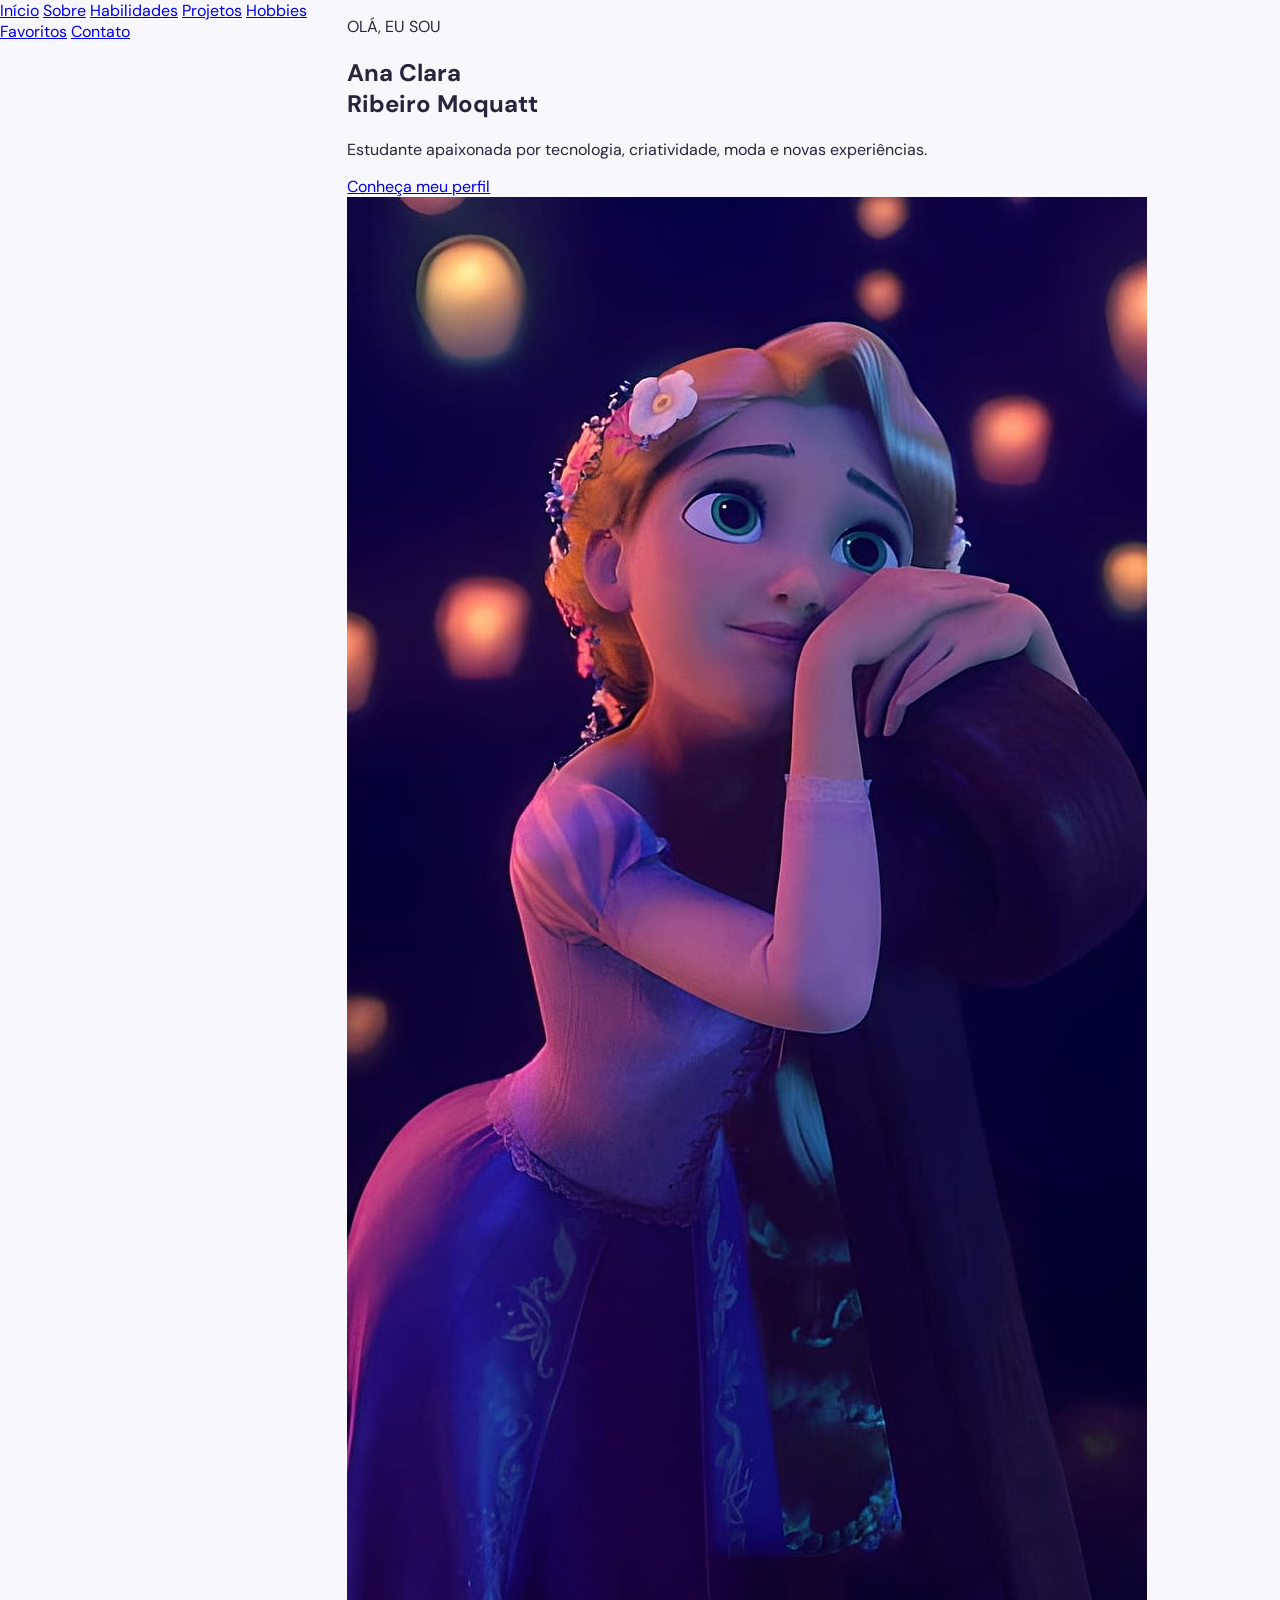
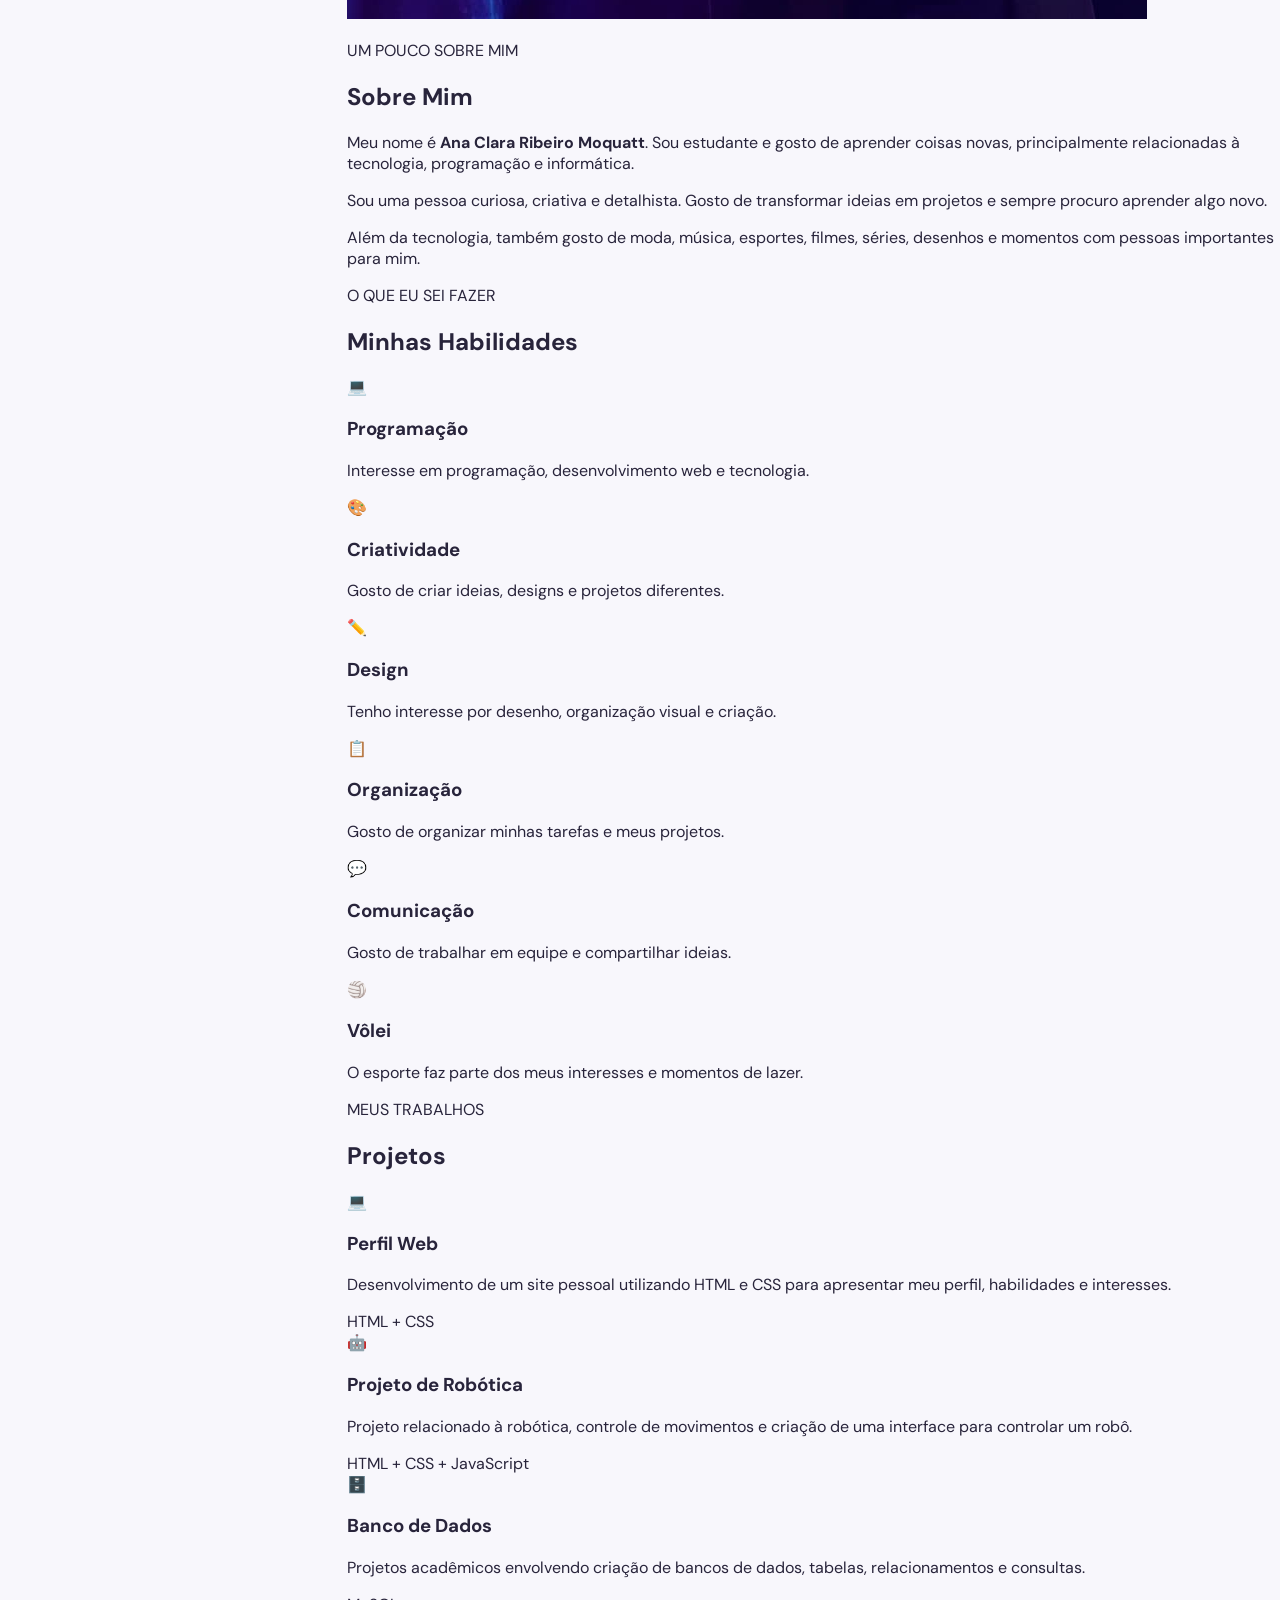
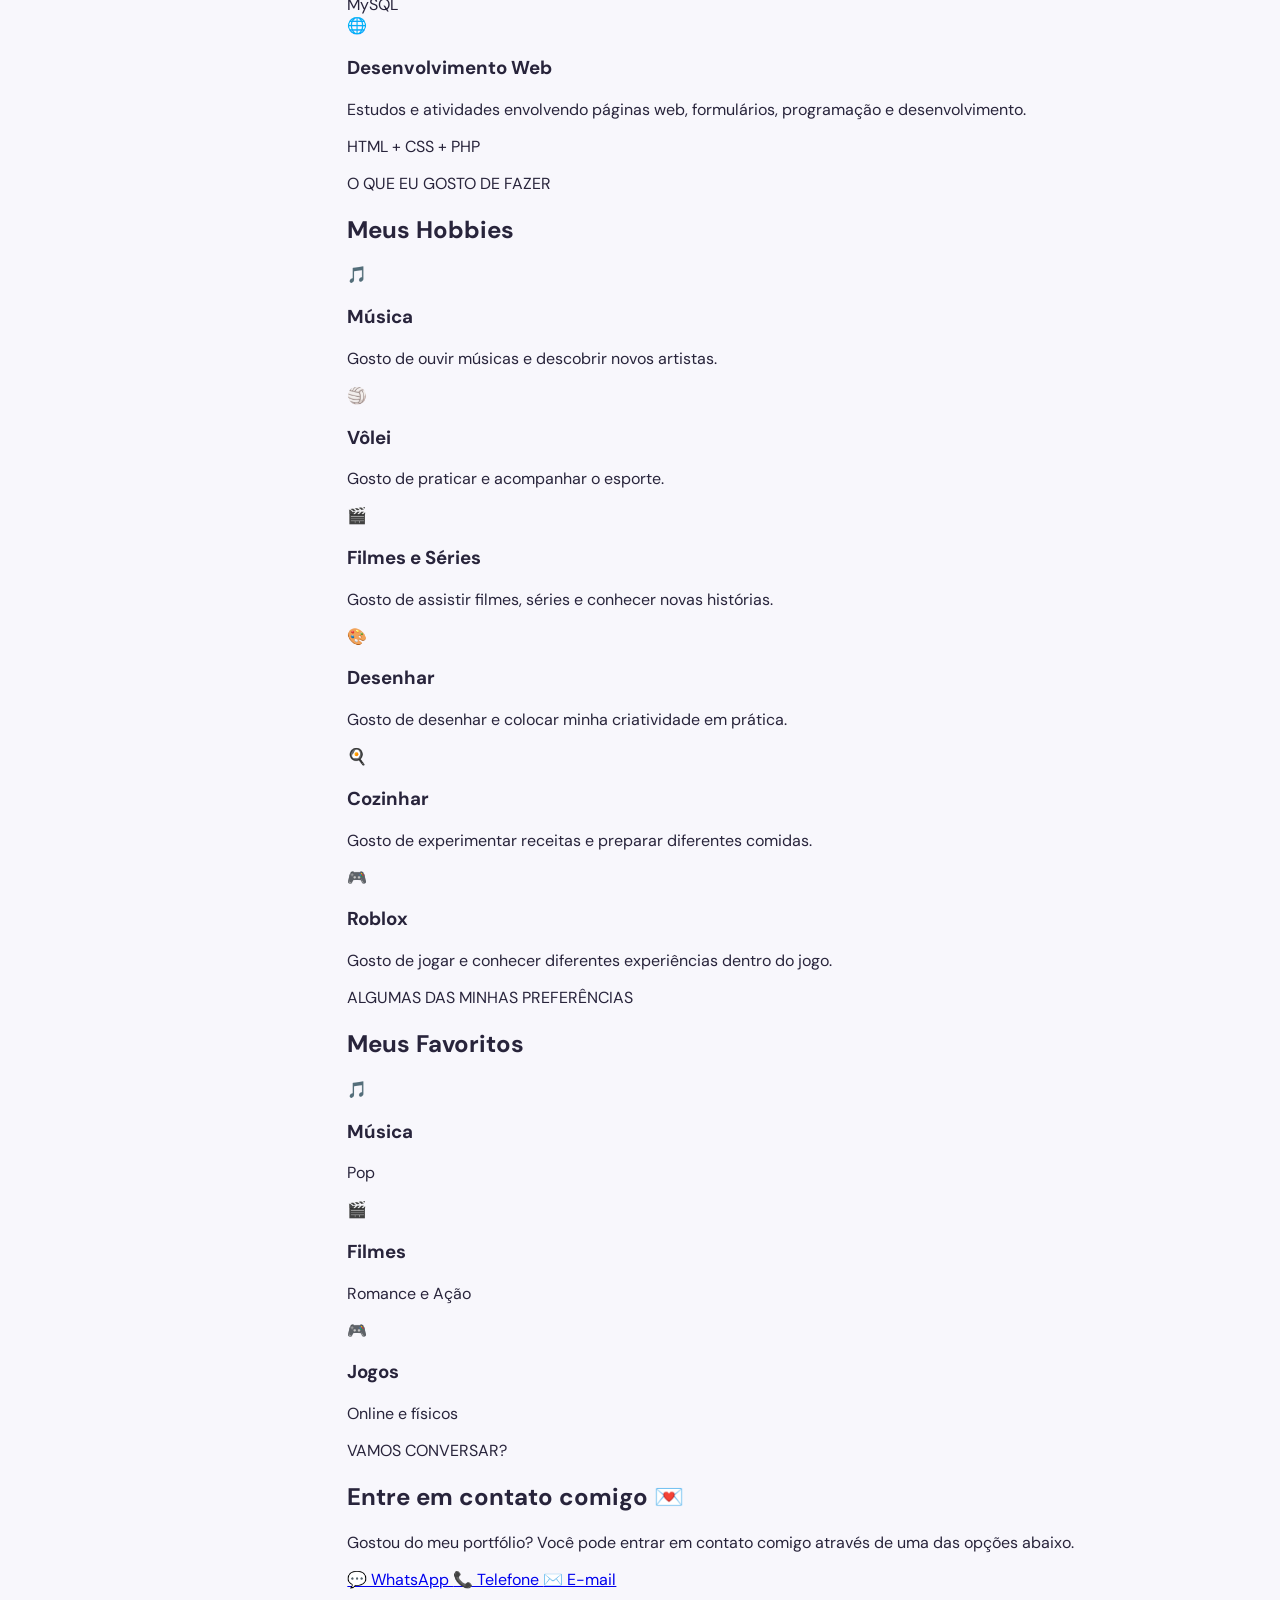
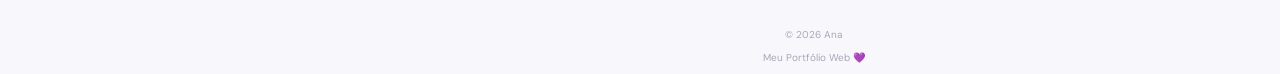
<file: ariel/index.html>
<!DOCTYPE html>
<html lang="pt-BR">

<head>
    <meta charset="UTF-8">
    <meta name="viewport" content="width=device-width, initial-scale=1.0">

    <title>Meu Portfólio - Ana Clara</title>

    <!-- CSS -->
    <link rel="stylesheet" href="style1.css">

    <!-- Fonte Poppins -->
    <link rel="preconnect" href="https://fonts.googleapis.com">
    <link rel="preconnect" href="https://fonts.gstatic.com" crossorigin>
    <link href="https://fonts.googleapis.com/css2?family=Poppins:wght@300;400;500;600;700&display=swap" rel="stylesheet">
</head>

<body>

    <!-- =========================
         MENU
    ========================== -->

    <header class="cabecalho">

        <nav class="menu">

            <a href="#inicio">Início</a>
            <a href="#sobre">Sobre</a>
            <a href="#habilidades">Habilidades</a>
            <a href="#projetos">Projetos</a>
            <a href="#hobbies">Hobbies</a>
            <a href="#favoritos">Favoritos</a>
            <a href="#contato">Contato</a>

        </nav>

    </header>


    <!-- =========================
         INÍCIO
    ========================== -->

    <main>

        <section id="inicio" class="inicio">

            <div class="inicio-texto">

                <p class="subtitulo">
                    OLÁ, EU SOU
                </p>

                <h1>
                    Ana Clara<br>
                    <span>Ribeiro Moquatt</span>
                </h1>

                <p class="descricao">
                    Estudante apaixonada por tecnologia,
                    criatividade, moda e novas experiências.
                </p>

                <a href="#sobre" class="botao principal">
                    Conheça meu perfil
                </a>

            </div>


            <div class="foto-container">

                <img
                    src="foto-perfil.jpg"
                    alt="Foto de perfil de Ana Clara">

            </div>

        </section>


        <!-- =========================
             SOBRE MIM
        ========================== -->

        <section id="sobre" class="secao">

            <p class="subtitulo">
                UM POUCO SOBRE MIM
            </p>

            <h2>
                Sobre Mim
            </h2>

            <div class="sobre-conteudo">

                <div class="sobre-texto">

                    <p>
                        Meu nome é <strong>Ana Clara Ribeiro Moquatt</strong>.
                        Sou estudante e gosto de aprender coisas novas,
                        principalmente relacionadas à tecnologia,
                        programação e informática.
                    </p>

                    <p>
                        Sou uma pessoa curiosa, criativa e detalhista.
                        Gosto de transformar ideias em projetos e
                        sempre procuro aprender algo novo.
                    </p>

                    <p>
                        Além da tecnologia, também gosto de moda,
                        música, esportes, filmes, séries, desenhos
                        e momentos com pessoas importantes para mim.
                    </p>

                </div>

            </div>

        </section>


        <!-- =========================
             HABILIDADES
        ========================== -->

        <section id="habilidades" class="secao">

            <p class="subtitulo">
                O QUE EU SEI FAZER
            </p>

            <h2>
                Minhas Habilidades
            </h2>

            <div class="habilidades-container">

                <div class="habilidade">
                    <span>💻</span>
                    <h3>Programação</h3>
                    <p>
                        Interesse em programação,
                        desenvolvimento web e tecnologia.
                    </p>
                </div>


                <div class="habilidade">
                    <span>🎨</span>
                    <h3>Criatividade</h3>
                    <p>
                        Gosto de criar ideias,
                        designs e projetos diferentes.
                    </p>
                </div>


                <div class="habilidade">
                    <span>✏️</span>
                    <h3>Design</h3>
                    <p>
                        Tenho interesse por desenho,
                        organização visual e criação.
                    </p>
                </div>


                <div class="habilidade">
                    <span>📋</span>
                    <h3>Organização</h3>
                    <p>
                        Gosto de organizar minhas tarefas
                        e meus projetos.
                    </p>
                </div>


                <div class="habilidade">
                    <span>💬</span>
                    <h3>Comunicação</h3>
                    <p>
                        Gosto de trabalhar em equipe
                        e compartilhar ideias.
                    </p>
                </div>


                <div class="habilidade">
                    <span>🏐</span>
                    <h3>Vôlei</h3>
                    <p>
                        O esporte faz parte dos meus
                        interesses e momentos de lazer.
                    </p>
                </div>

            </div>

        </section>


        <!-- =========================
             PROJETOS
        ========================== -->

        <section id="projetos" class="secao">

            <p class="subtitulo">
                MEUS TRABALHOS
            </p>

            <h2>
                Projetos
            </h2>

            <div class="projetos-container">


                <article class="projeto">

                    <div class="icone-projeto">
                        💻
                    </div>

                    <h3>
                        Perfil Web
                    </h3>

                    <p>
                        Desenvolvimento de um site pessoal
                        utilizando HTML e CSS para apresentar
                        meu perfil, habilidades e interesses.
                    </p>

                    <span class="tecnologia">
                        HTML + CSS
                    </span>

                </article>


                <article class="projeto">

                    <div class="icone-projeto">
                        🤖
                    </div>

                    <h3>
                        Projeto de Robótica
                    </h3>

                    <p>
                        Projeto relacionado à robótica,
                        controle de movimentos e criação
                        de uma interface para controlar um robô.
                    </p>

                    <span class="tecnologia">
                        HTML + CSS + JavaScript
                    </span>

                </article>


                <article class="projeto">

                    <div class="icone-projeto">
                        🗄️
                    </div>

                    <h3>
                        Banco de Dados
                    </h3>

                    <p>
                        Projetos acadêmicos envolvendo
                        criação de bancos de dados,
                        tabelas, relacionamentos e consultas.
                    </p>

                    <span class="tecnologia">
                        MySQL
                    </span>

                </article>


                <article class="projeto">

                    <div class="icone-projeto">
                        🌐
                    </div>

                    <h3>
                        Desenvolvimento Web
                    </h3>

                    <p>
                        Estudos e atividades envolvendo
                        páginas web, formulários,
                        programação e desenvolvimento.
                    </p>

                    <span class="tecnologia">
                        HTML + CSS + PHP
                    </span>

                </article>

            </div>

        </section>


        <!-- =========================
             HOBBIES
        ========================== -->

        <section id="hobbies" class="secao">

            <p class="subtitulo">
                O QUE EU GOSTO DE FAZER
            </p>

            <h2>
                Meus Hobbies
            </h2>

            <div class="cards-container">

                <div class="card">
                    <span>🎵</span>
                    <h3>Música</h3>
                    <p>
                        Gosto de ouvir músicas
                        e descobrir novos artistas.
                    </p>
                </div>


                <div class="card">
                    <span>🏐</span>
                    <h3>Vôlei</h3>
                    <p>
                        Gosto de praticar e acompanhar
                        o esporte.
                    </p>
                </div>


                <div class="card">
                    <span>🎬</span>
                    <h3>Filmes e Séries</h3>
                    <p>
                        Gosto de assistir filmes,
                        séries e conhecer novas histórias.
                    </p>
                </div>


                <div class="card">
                    <span>🎨</span>
                    <h3>Desenhar</h3>
                    <p>
                        Gosto de desenhar e colocar
                        minha criatividade em prática.
                    </p>
                </div>


                <div class="card">
                    <span>🍳</span>
                    <h3>Cozinhar</h3>
                    <p>
                        Gosto de experimentar receitas
                        e preparar diferentes comidas.
                    </p>
                </div>


                <div class="card">
                    <span>🎮</span>
                    <h3>Roblox</h3>
                    <p>
                        Gosto de jogar e conhecer
                        diferentes experiências dentro do jogo.
                    </p>
                </div>

            </div>

        </section>


        <!-- =========================
             FAVORITOS
        ========================== -->

        <section id="favoritos" class="secao">

            <p class="subtitulo">
                ALGUMAS DAS MINHAS PREFERÊNCIAS
            </p>

            <h2>
                Meus Favoritos
            </h2>

            <div class="favoritos-container">

                <div class="favorito">
                    <span>🎵</span>
                    <h3>Música</h3>
                    <p>Pop</p>
                </div>


                <div class="favorito">
                    <span>🎬</span>
                    <h3>Filmes</h3>
                    <p>Romance e Ação</p>
                </div>


                <div class="favorito">
                    <span>🎮</span>
                    <h3>Jogos</h3>
                    <p>Online e físicos</p>
                </div>

            </div>

        </section>


        <!-- =========================
     CONTATO
========================= -->

<section id="contato" class="contato">

    <p class="subtitulo">
        VAMOS CONVERSAR?
    </p>

    <h2>
        Entre em contato comigo 💌
    </h2>

    <p class="contato-descricao">
        Gostou do meu portfólio?
        Você pode entrar em contato comigo
        através de uma das opções abaixo.
    </p>

    <div class="botoes-contato">

        <!-- WHATSAPP -->
        <a
            href="https://wa.me/554788156513"
            target="_blank"
            rel="noopener noreferrer"
            class="botao whatsapp">

            💬 WhatsApp

        </a>


        <!-- TELEFONE -->
        <a
            href="tel:+554788156513"
            class="botao telefone">

            📞 Telefone

        </a>


        <!-- E-MAIL -->
        <a
            href="mailto:ana.moquatt@alunos.sc.senac.br?subject=Contato%20pelo%20Portfólio"
            class="botao email">

            ✉️ E-mail

        </a>

    </div>

</section>

    <!-- =========================
         RODAPÉ
    ========================== -->

    <footer class="rodape">

        <p>
            © 2026 Ana 
        </p>

        <p>
            Meu Portfólio Web 💜
        </p>

    </footer>


    <!-- JavaScript -->
    <script src="script1.js"></script>

</body>

</html>
</file>
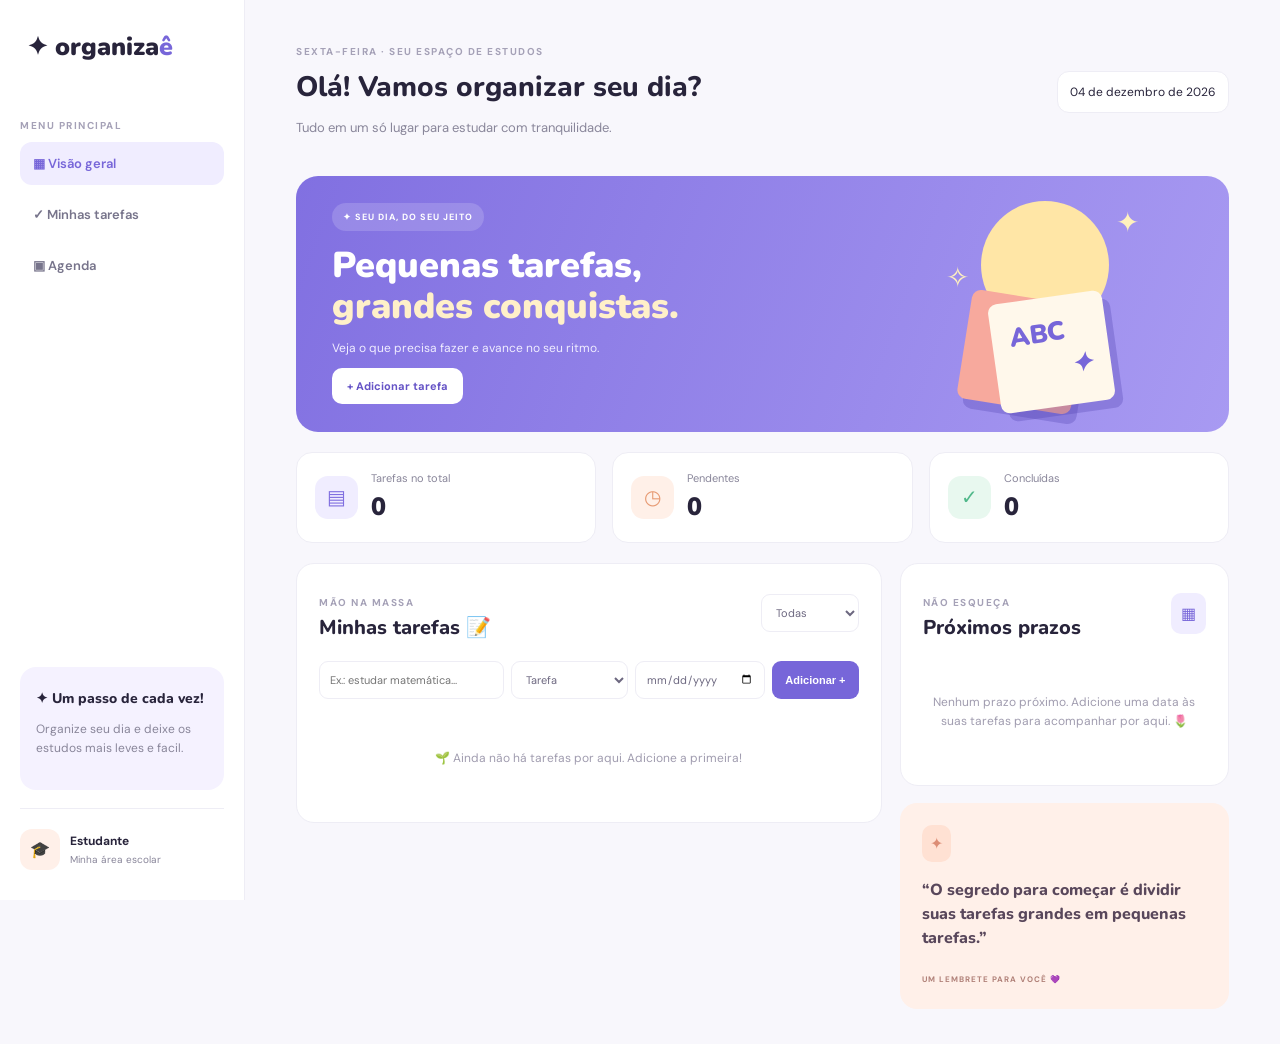
<file: ariel/index1.html>
<!DOCTYPE html>
<html lang="pt-BR">
<head>
  <meta charset="UTF-8">
  <meta name="viewport" content="width=device-width, initial-scale=1.0">
  <title>Organizaê — Organização Escolar</title>
  <link rel="stylesheet" href="style1.css">
</head>
<body>
  <aside class="sidebar">
    <a class="brand" href="#inicio">✦ organiza<span>ê</span></a>
    <p class="menu-label">MENU PRINCIPAL</p>
    <nav>
      <a class="nav-link active" href="#inicio">▦ Visão geral</a>
      <a class="nav-link" href="#tarefas">✓ Minhas tarefas</a>
      <a class="nav-link" href="#agenda">▣ Agenda</a>
    </nav>
    <div class="sidebar-note">
      <strong>✦ Um passo de cada vez!</strong>
      <p>Organize seu dia e deixe os estudos mais leves e facil.</p>
    </div>
    <div class="profile">
      <div class="avatar">🎓</div>
      <div><strong>Estudante</strong><small>Minha área escolar</small></div>
    </div>
  </aside>

  <main id="inicio" class="main-content">
    <header class="topbar">
      <div>
        <p class="eyebrow" id="todayLabel">SEU ESPAÇO DE ESTUDOS</p>
        <h1>Olá! Vamos organizar seu dia? </h1>
        <p class="subtitle">Tudo em um só lugar para estudar com tranquilidade.</p>
      </div>
      <div class="date-chip"><span id="todayDate"></span></div>
    </header>

    <section class="welcome-card">
      <div class="welcome-copy">
        <span class="pill">✦ SEU DIA, DO SEU JEITO</span>
        <h2>Pequenas tarefas,<br><em>grandes conquistas.</em></h2>
        <p>Veja o que precisa fazer e avance no seu ritmo.</p>
        <a class="light-button" href="#tarefas">+ Adicionar tarefa</a>
      </div>
      <div class="welcome-art" aria-hidden="true">
        <div class="sun"></div>
        <div class="book book-back"></div>
        <div class="book book-front">ABC <i>✦</i></div>
        <div class="sparkle sparkle-one">✦</div>
        <div class="sparkle sparkle-two">✧</div>
      </div>
    </section>

    <section class="stats-grid">
      <article class="stat-card">
        <div class="stat-icon lilac">▤</div>
        <div><p>Tarefas no total</p><strong id="totalCount">0</strong></div>
      </article>
      <article class="stat-card">
        <div class="stat-icon peach">◷</div>
        <div><p>Pendentes</p><strong id="pendingCount">0</strong></div>
      </article>
      <article class="stat-card">
        <div class="stat-icon mint">✓</div>
        <div><p>Concluídas</p><strong id="doneCount">0</strong></div>
      </article>
    </section>

    <div class="content-grid">
      <section class="panel" id="tarefas">
        <div class="section-heading">
          <div>
            <p class="eyebrow">MÃO NA MASSA</p>
            <h2>Minhas tarefas 📝</h2>
          </div>
          <select id="filterTasks" aria-label="Filtrar tarefas">
            <option value="all">Todas</option>
            <option value="pending">Pendentes</option>
            <option value="done">Concluídas</option>
          </select>
        </div>

        <form id="taskForm" class="task-form">
          <input id="taskTitle" maxlength="90" placeholder="Ex.: estudar matemática..." required>
          <select id="taskType" aria-label="Tipo da atividade">
            <option value="Tarefa">Tarefa</option>
            <option value="Prova">Prova</option>
            <option value="Trabalho">Trabalho</option>
            <option value="Compromisso">Compromisso</option>
          </select>
          <input id="taskDate" type="date" aria-label="Data de entrega">
          <button type="submit" class="add-button">Adicionar +</button>
        </form>

        <div id="taskList" class="task-list"></div>
        <p id="emptyState" class="empty-state">
         Ainda não há tarefas por aqui. Adicione a primeira!
        </p>
      </section>

      <aside class="right-column">
        <section class="panel" id="agenda">
          <div class="section-heading">
            <div>
              <p class="eyebrow">NÃO ESQUEÇA</p>
              <h2>Próximos prazos</h2>
            </div>
            <span class="calendar-icon">▦</span>
          </div>
          <div id="deadlineList" class="deadline-list"></div>
        </section>

        <section class="quote-card">
          <div class="quote-icon">✦</div>
          <p>“O segredo para começar é dividir suas tarefas grandes em pequenas tarefas.”</p>
          <small>UM LEMBRETE PARA VOCÊ 💜</small>
        </section>
      </aside>
    </div>

  <script src="script1.js"></script>
</body>
</html>
</file>
<file: ariel/style1.css>
@import url('https://fonts.googleapis.com/css2?family=DM+Sans:wght@400;500;600;700&family=Nunito:wght@400;700;800;900&display=swap');

:root {
  --roxo: #7766d9;
  --roxo-escuro: #6553c6;
  --fundo: #f8f7fc;
  --texto: #28243b;
  --cinza: #89869a;
  --borda: #eeedf5;
  --branco: #ffffff;
}

* {
  box-sizing: border-box;
}

html {
  scroll-behavior: smooth;
}

body {
  margin: 0;
  min-height: 100vh;
  display: flex;
  background: var(--fundo);
  color: var(--texto);
  font-family: 'DM Sans', sans-serif;
}

.sidebar {
  width: 245px;
  padding: 30px 20px;
  background: white;
  border-right: 1px solid var(--borda);
  position: fixed;
  inset: 0 auto 0 0;
  display: flex;
  flex-direction: column;
}

.brand {
  margin: 0 0 45px 7px;
  text-decoration: none;
  color: var(--texto);
  font: 900 25px Nunito, sans-serif;
}

.brand span {
  color: var(--roxo);
}

.menu-label, .eyebrow {
  color: #a5a1b7;
  font-size: 10px;
  font-weight: 700;
  letter-spacing: 1.5px;
}

.sidebar nav {
  display: grid;
  gap: 8px;
}

.nav-link {
  padding: 13px;
  border-radius: 12px;
  color: #77748b;
  text-decoration: none;
  font-size: 13px;
  font-weight: 600;
}

.nav-link:hover, .nav-link.active {
  background: #f0edff;
  color: var(--roxo);
}

.sidebar-note {
  margin-top: auto;
  padding: 20px 16px;
  background: #f5f2ff;
  border-radius: 16px;
}

.sidebar-note strong {
  font: 800 14px Nunito, sans-serif;
}

.sidebar-note p {
  color: var(--cinza);
  font-size: 12px;
  line-height: 1.6;
}

.profile {
  display: flex;
  align-items: center;
  gap: 10px;
  padding-top: 20px;
  margin-top: 18px;
  border-top: 1px solid var(--borda);
}

.avatar {
  padding: 10px;
  background: #fff0e9;
  border-radius: 12px;
}

.profile strong, .profile small {
  display: block;
}

.profile strong {
  font-size: 12px;
}

.profile small {
  margin-top: 4px;
  color: var(--cinza);
  font-size: 10px;
}

.main-content {
  width: calc(100% - 245px);
  max-width: 1600px;
  margin-left: 245px;
  padding: 35px clamp(20px, 4vw, 60px);
}

.topbar {
  display: flex;
  align-items: center;
  justify-content: space-between;
  gap: 20px;
  margin-bottom: 27px;
}

.topbar h1 {
  margin: 0;
  font: 800 clamp(22px, 2.2vw, 30px) Nunito, sans-serif;
}

.subtitle {
  color: var(--cinza);
  font-size: 13px;
}

.date-chip {
  padding: 12px;
  background: white;
  border: 1px solid var(--borda);
  border-radius: 12px;
  font-size: 12px;
  white-space: nowrap;
}

.welcome-card {
  min-height: 230px;
  padding: 28px 36px;
  border-radius: 22px;
  background: linear-gradient(110deg, #8170e1, #a89af2);
  color: white;
  position: relative;
  overflow: hidden;
}

.welcome-copy {
  position: relative;
  z-index: 2;
}

.pill {
  padding: 8px 11px;
  border-radius: 20px;
  background: #ffffff29;
  font-size: 9px;
  font-weight: 700;
  letter-spacing: 1px;
}

.welcome-card h2 {
  margin: 20px 0 9px;
  font: 900 clamp(25px, 3vw, 36px)/1.15 Nunito, sans-serif;
}

.welcome-card h2 em {
  color: #fff0c9;
  font-style: normal;
}

.welcome-card p {
  color: #f0edff;
  font-size: 12px;
}

.light-button {
  display: inline-block;
  padding: 11px 15px;
  border-radius: 10px;
  background: white;
  color: var(--roxo-escuro);
  text-decoration: none;
  font-size: 11px;
  font-weight: 700;
}

.welcome-art {
  position: absolute;
  top: 0;
  right: 8%;
  width: 260px;
  height: 100%;
}

.sun {
  position: absolute;
  top: 25px;
  right: 45px;
  width: 128px;
  height: 128px;
  border-radius: 50%;
  background: #ffe6a6;
}

.book {
  position: absolute;
  bottom: 25px;
  right: 45px;
  width: 115px;
  height: 110px;
  padding: 18px;
  border-radius: 9px;
  background: #fff8eb;
  color: var(--roxo);
  font: 900 26px Nunito, sans-serif;
  transform: rotate(-8deg);
  box-shadow: 7px 9px 0 #4437a444;
}

.book-back {
  right: 75px;
  background: #f7a99d;
  transform: rotate(9deg);
}

.book-front i {
  display: block;
  text-align: right;
}

.sparkle {
  position: absolute;
  color: #fff1be;
  font-size: 28px;
}

.sparkle-one { top: 28px; right: 15px; }
.sparkle-two { top: 83px; right: 185px; }

.stats-grid {
  display: grid;
  grid-template-columns: repeat(3, minmax(0, 1fr));
  gap: 16px;
  margin: 20px 0;
}

.stat-card {
  display: flex;
  align-items: center;
  gap: 13px;
  padding: 18px;
  background: white;
  border: 1px solid var(--borda);
  border-radius: 16px;
}

.stat-icon {
  width: 43px;
  height: 43px;
  display: grid;
  place-items: center;
  border-radius: 13px;
  font-size: 20px;
}

.lilac { background: #f0edff; color: #806fe0; }
.peach { background: #fff0e8; color: #e79a73; }
.mint { background: #e8f8ef; color: #50b88a; }

.stat-card p {
  margin: 0 0 5px;
  color: var(--cinza);
  font-size: 11px;
}

.stat-card strong {
  font: 900 25px Nunito, sans-serif;
}

.content-grid {
  display: grid;
  grid-template-columns: minmax(0, 1.6fr) minmax(240px, .9fr);
  gap: 18px;
  align-items: start;
}

.panel {
  padding: 22px;
  background: white;
  border: 1px solid var(--borda);
  border-radius: 18px;
}

.section-heading {
  display: flex;
  align-items: center;
  justify-content: space-between;
  gap: 10px;
  margin-bottom: 20px;
}

.section-heading h2 {
  margin: 0;
  font: 800 20px Nunito, sans-serif;
}

.section-heading .eyebrow {
  margin-bottom: 5px;
}

select, input {
  min-width: 0;
  padding: 10px;
  border: 1px solid var(--borda);
  border-radius: 9px;
  background: white;
  color: #6d6880;
  font: inherit;
  font-size: 11px;
}

.task-form {
  display: grid;
  grid-template-columns: minmax(90px, 1fr) auto auto auto;
  gap: 7px;
  margin-bottom: 18px;
}

.task-form input:first-child {
  width: 100%;
}

.task-form input[type="date"] {
  width: 130px;
}

.add-button {
  padding: 0 13px;
  border: 0;
  border-radius: 9px;
  background: var(--roxo);
  color: white;
  font-size: 11px;
  font-weight: 700;
  cursor: pointer;
}

.add-button:hover {
  background: var(--roxo-escuro);
}

.task-list {
  display: grid;
  gap: 9px;
}

.task-item {
  display: flex;
  align-items: center;
  gap: 11px;
  padding: 13px 12px;
  border: 1px solid #f0eff6;
  border-radius: 12px;
}

.task-item.completed {
  background: #fcfbff;
}

.task-check {
  width: 19px;
  height: 19px;
  accent-color: var(--roxo);
  cursor: pointer;
}

.task-info {
  flex: 1;
  min-width: 0;
}

.task-title {
  font-size: 12px;
  font-weight: 700;
  overflow-wrap: anywhere;
}

.completed .task-title {
  color: #aaa6b8;
  text-decoration: line-through;
}

.task-meta {
  display: flex;
  align-items: center;
  gap: 7px;
  flex-wrap: wrap;
  margin-top: 6px;
}

.type-tag {
  padding: 4px 6px;
  border-radius: 5px;
  background: #f0edff;
  color: #7664d4;
  font-size: 9px;
  font-weight: 700;
}

.task-date {
  color: #a09caf;
  font-size: 10px;
}

.delete-button {
  padding: 5px;
  border: 0;
  background: transparent;
  color: #b7b2c4;
  font-size: 20px;
  cursor: pointer;
}

.delete-button:hover {
  color: #e77b86;
}

.empty-state, .no-deadlines {
  padding: 20px 5px;
  color: #a09caf;
  font-size: 12px;
  line-height: 1.6;
  text-align: center;
}

.right-column {
  display: grid;
  gap: 17px;
}

.calendar-icon {
  padding: 10px;
  border-radius: 10px;
  background: #f0edff;
  color: var(--roxo);
}

.deadline-list {
  display: grid;
  gap: 13px;
}

.deadline-item {
  display: flex;
  align-items: center;
  gap: 11px;
}

.deadline-date {
  min-width: 45px;
  padding: 8px 3px;
  border-radius: 10px;
  background: #f3f0ff;
  color: var(--roxo);
  text-align: center;
}

.deadline-date strong {
  display: block;
  font: 900 19px Nunito, sans-serif;
}

.deadline-date span {
  font-size: 8px;
  text-transform: uppercase;
  font-weight: 700;
}

.deadline-info {
  min-width: 0;
}

.deadline-info strong {
  display: block;
  font-size: 11px;
  overflow-wrap: anywhere;
}

.deadline-info small {
  display: block;
  margin-top: 4px;
  color: #a09caf;
  font-size: 10px;
}

.quote-card {
  padding: 22px;
  border-radius: 17px;
  background: #fff0e9;
  color: #59475b;
}

.quote-icon {
  padding: 8px;
  display: inline-block;
  border-radius: 10px;
  background: #ffe1d3;
  color: #dc8d75;
}

.quote-card p {
  font: 800 16px/1.5 Nunito, sans-serif;
}

.quote-card small {
  color: #b08078;
  font-size: 8px;
  font-weight: 700;
  letter-spacing: 1px;
}

footer {
  padding-top: 28px;
  color: #aaa6b8;
  font-size: 10px;
  text-align: center;
}

footer span {
  color: #e49baf;
}

@media (max-width: 1050px) {
  .sidebar { width: 205px; }
  .main-content {
    width: calc(100% - 205px);
    margin-left: 205px;
    padding: 30px 25px;
  }
  .content-grid { grid-template-columns: 1fr; }
  .task-form { grid-template-columns: 1fr 1fr; }
  .task-form input[type="date"] { width: 100%; }
  .add-button { min-height: 36px; }
}

@media (max-width: 680px) {
  body { display: block; }
  .sidebar {
    position: static;
    width: 100%;
    padding: 15px;
    display: block;
  }
  .brand { display: block; margin: 0 0 12px; }
  .menu-label, .sidebar-note, .profile { display: none; }
  .sidebar nav { display: flex; overflow-x: auto; }
  .nav-link { white-space: nowrap; padding: 10px; }
  .main-content {
    width: 100%;
    margin: 0;
    padding: 22px 14px;
  }
  .topbar { align-items: flex-start; }
  .topbar h1 { font-size: 23px; }
  .date-chip { display: none; }
  .welcome-card { min-height: 235px; padding: 25px 20px; }
  .welcome-card h2 { font-size: 28px; }
  .welcome-art { right: -100px; opacity: .3; }
  .stats-grid { gap: 8px; }
  .stat-card {
    padding: 12px 8px;
    gap: 8px;
    align-items: flex-start;
    flex-direction: column;
  }
  .stat-icon { width: 34px; height: 34px; }
  .stat-card p { font-size: 10px; }
  .stat-card strong { font-size: 22px; }
  .content-grid { gap: 13px; }
  .panel { padding: 16px 12px; }
  .task-form { grid-template-columns: 1fr 1fr; }
  .task-form input:first-child { grid-column: 1 / -1; }
  .task-form select { width: 100%; }
  .task-form input[type="date"] { width: 100%; }
  .right-column { grid-template-columns: 1fr; }
}
</file>
